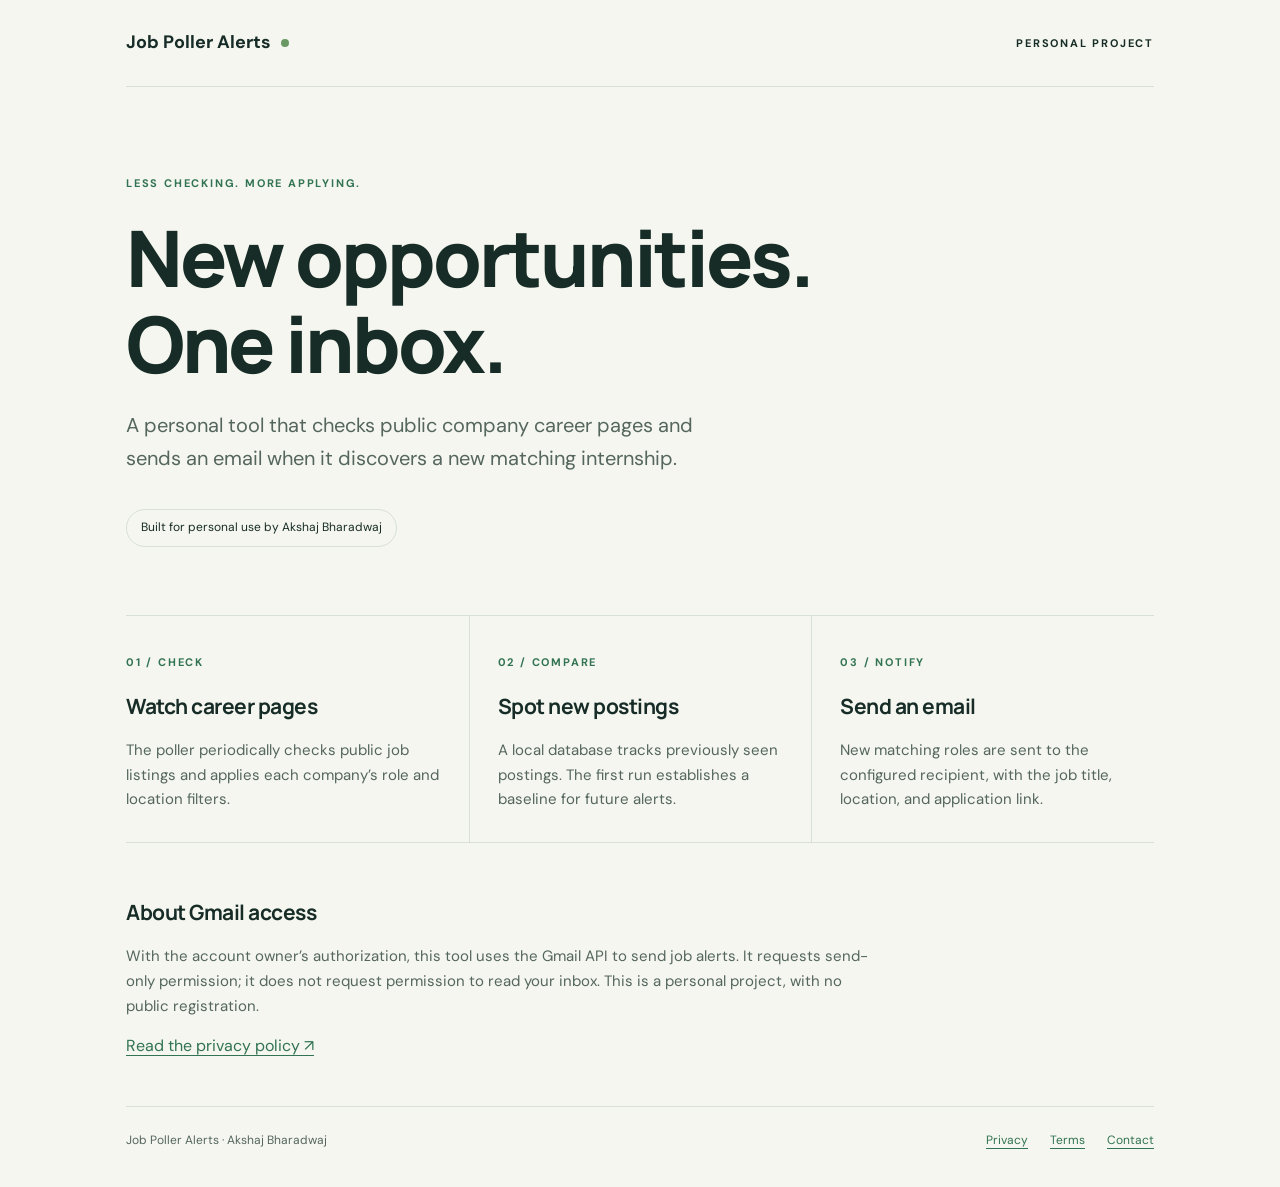
<file: docs/index.html>
<!doctype html>
<html lang="en"><head><meta charset="utf-8"><meta name="viewport" content="width=device-width,initial-scale=1"><title>Job Poller Alerts</title><meta name="description" content="A personal internship alert tool that checks public career pages and emails newly discovered roles."><link rel="stylesheet" href="style.css"></head>
<body><main><nav><a class="brand" href="./">Job Poller Alerts<span class="dot"></span></a><span>PERSONAL PROJECT</span></nav>
<section class="hero"><p class="eyebrow">LESS CHECKING. MORE APPLYING.</p><h1>New opportunities.<br>One inbox.</h1><p class="lead">A personal tool that checks public company career pages and sends an email when it discovers a new matching internship.</p><div class="badge">Built for personal use by Akshaj Bharadwaj</div></section>
<section class="grid" aria-label="How it works"><article><span class="number">01 / CHECK</span><h2>Watch career pages</h2><p>The poller periodically checks public job listings and applies each company’s role and location filters.</p></article><article><span class="number">02 / COMPARE</span><h2>Spot new postings</h2><p>A local database tracks previously seen postings. The first run establishes a baseline for future alerts.</p></article><article><span class="number">03 / NOTIFY</span><h2>Send an email</h2><p>New matching roles are sent to the configured recipient, with the job title, location, and application link.</p></article></section>
<section class="note"><h2>About Gmail access</h2><p>With the account owner’s authorization, this tool uses the Gmail API to send job alerts. It requests send-only permission; it does not request permission to read your inbox. This is a personal project, with no public registration.</p><a href="privacy.html">Read the privacy policy <span aria-hidden="true">↗</span></a></section>
<footer><span>Job Poller Alerts · Akshaj Bharadwaj</span><div><a href="privacy.html">Privacy</a><a href="terms.html">Terms</a><a href="mailto:akshaj.bharadwaj@gmail.com">Contact</a></div></footer></main></body></html>
</file>
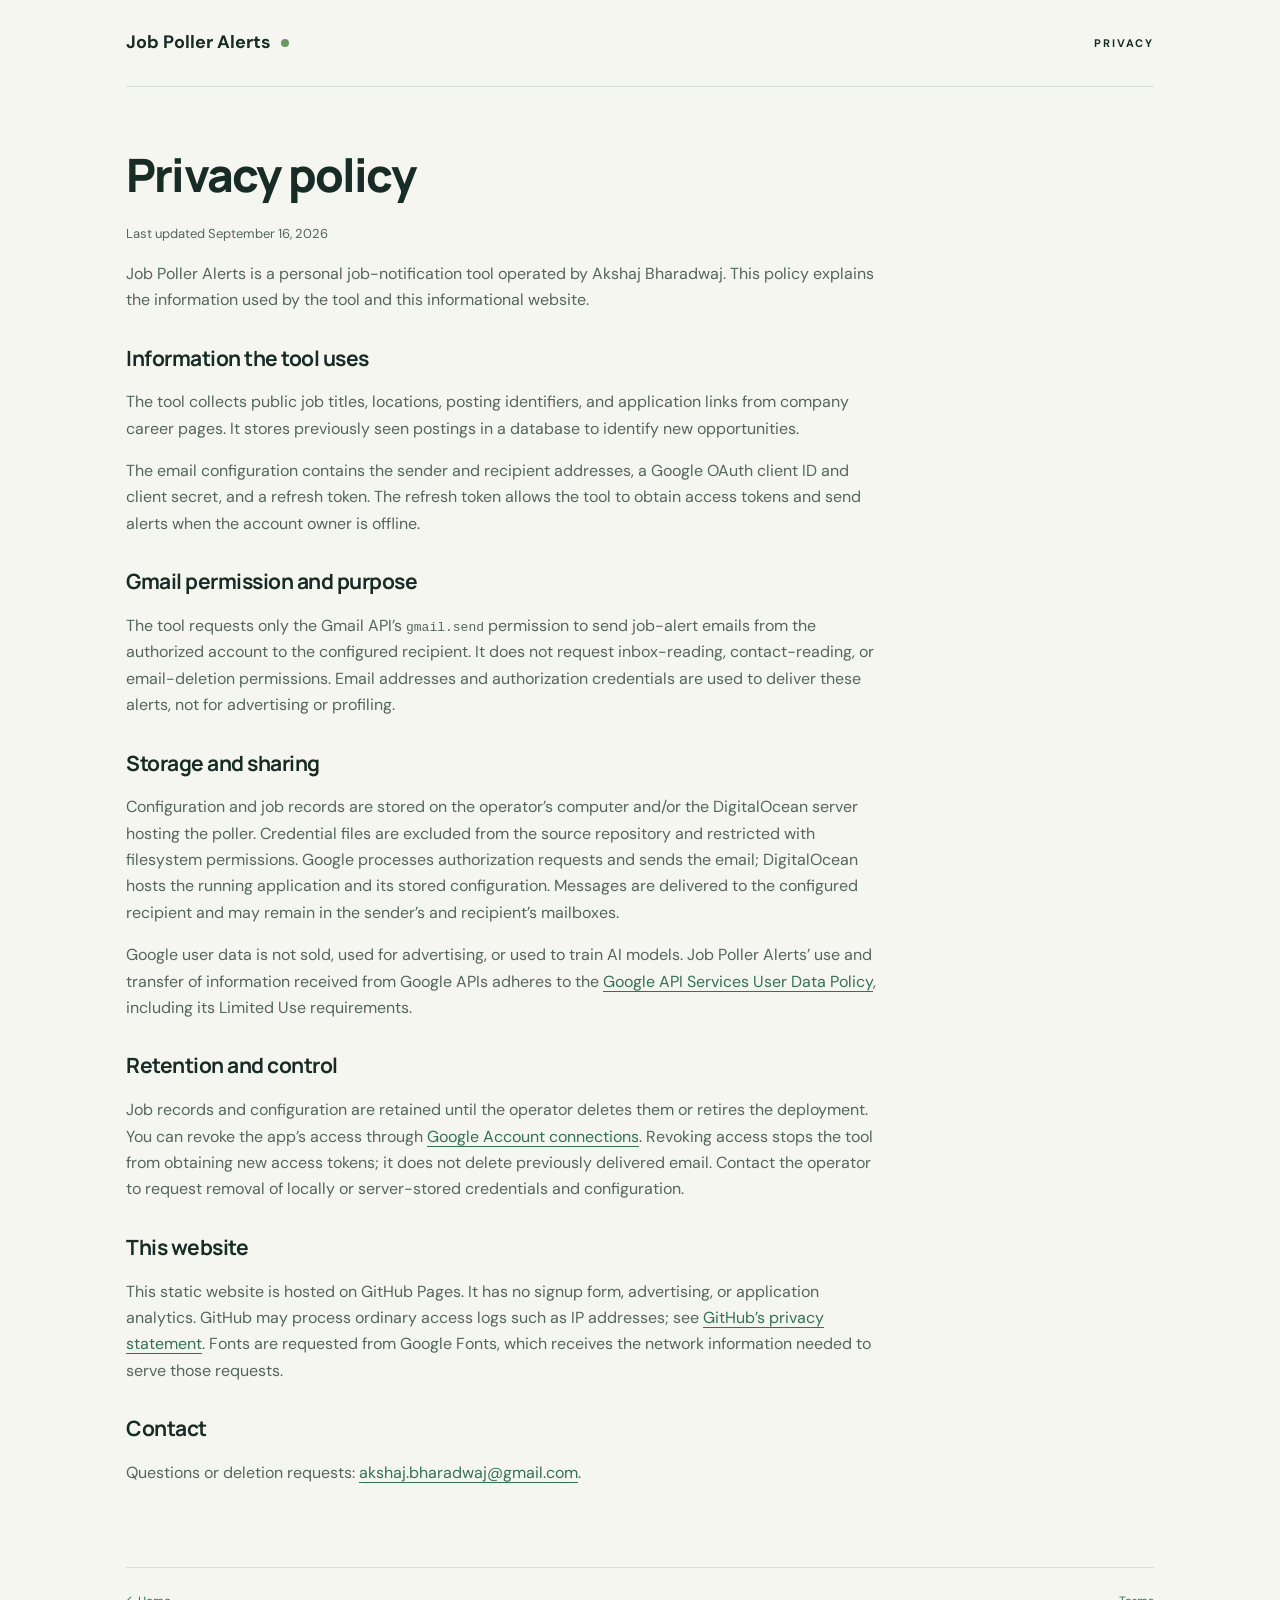
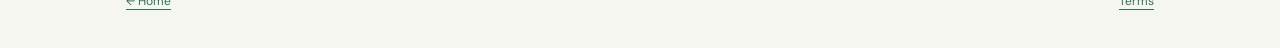
<file: docs/privacy.html>
<!doctype html><html lang="en"><head><meta charset="utf-8"><meta name="viewport" content="width=device-width,initial-scale=1"><title>Privacy · Job Poller Alerts</title><link rel="stylesheet" href="style.css"></head><body><main><nav><a class="brand" href="./">Job Poller Alerts<span class="dot"></span></a><span>PRIVACY</span></nav><section class="document"><h1>Privacy policy</h1><p class="date">Last updated September 16, 2026</p><p>Job Poller Alerts is a personal job-notification tool operated by Akshaj Bharadwaj. This policy explains the information used by the tool and this informational website.</p><h2>Information the tool uses</h2><p>The tool collects public job titles, locations, posting identifiers, and application links from company career pages. It stores previously seen postings in a database to identify new opportunities.</p><p>The email configuration contains the sender and recipient addresses, a Google OAuth client ID and client secret, and a refresh token. The refresh token allows the tool to obtain access tokens and send alerts when the account owner is offline.</p><h2>Gmail permission and purpose</h2><p>The tool requests only the Gmail API’s <code>gmail.send</code> permission to send job-alert emails from the authorized account to the configured recipient. It does not request inbox-reading, contact-reading, or email-deletion permissions. Email addresses and authorization credentials are used to deliver these alerts, not for advertising or profiling.</p><h2>Storage and sharing</h2><p>Configuration and job records are stored on the operator’s computer and/or the DigitalOcean server hosting the poller. Credential files are excluded from the source repository and restricted with filesystem permissions. Google processes authorization requests and sends the email; DigitalOcean hosts the running application and its stored configuration. Messages are delivered to the configured recipient and may remain in the sender’s and recipient’s mailboxes.</p><p>Google user data is not sold, used for advertising, or used to train AI models. Job Poller Alerts’ use and transfer of information received from Google APIs adheres to the <a href="https://developers.google.com/terms/api-services-user-data-policy">Google API Services User Data Policy</a>, including its Limited Use requirements.</p><h2>Retention and control</h2><p>Job records and configuration are retained until the operator deletes them or retires the deployment. You can revoke the app’s access through <a href="https://myaccount.google.com/connections">Google Account connections</a>. Revoking access stops the tool from obtaining new access tokens; it does not delete previously delivered email. Contact the operator to request removal of locally or server-stored credentials and configuration.</p><h2>This website</h2><p>This static website is hosted on GitHub Pages. It has no signup form, advertising, or application analytics. GitHub may process ordinary access logs such as IP addresses; see <a href="https://docs.github.com/en/site-policy/privacy-policies/github-general-privacy-statement">GitHub’s privacy statement</a>. Fonts are requested from Google Fonts, which receives the network information needed to serve those requests.</p><h2>Contact</h2><p>Questions or deletion requests: <a href="mailto:akshaj.bharadwaj@gmail.com">akshaj.bharadwaj@gmail.com</a>.</p></section><footer><a href="./">← Home</a><a href="terms.html">Terms</a></footer></main></body></html>
</file>
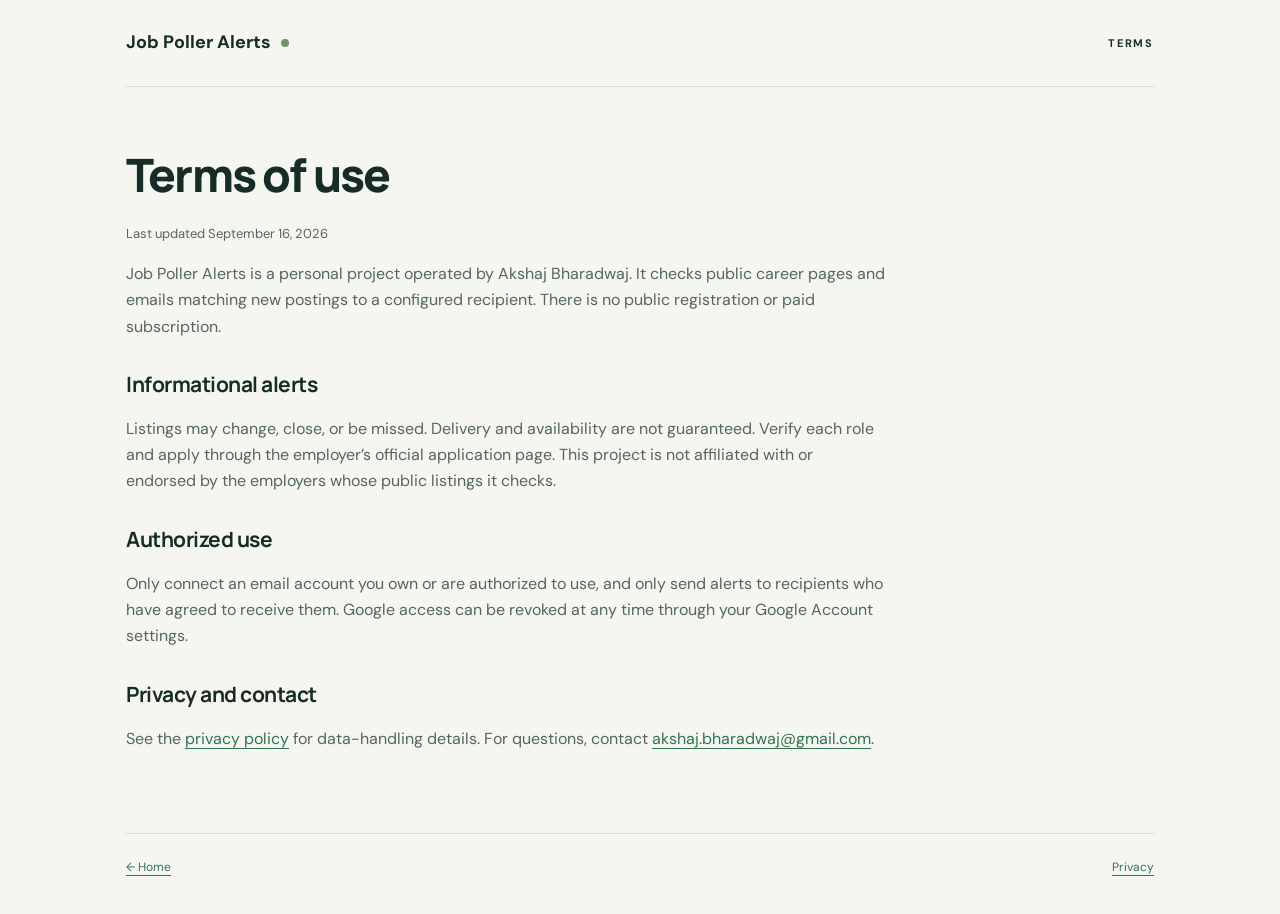
<file: docs/terms.html>
<!doctype html><html lang="en"><head><meta charset="utf-8"><meta name="viewport" content="width=device-width,initial-scale=1"><title>Terms · Job Poller Alerts</title><link rel="stylesheet" href="style.css"></head><body><main><nav><a class="brand" href="./">Job Poller Alerts<span class="dot"></span></a><span>TERMS</span></nav><section class="document"><h1>Terms of use</h1><p class="date">Last updated September 16, 2026</p><p>Job Poller Alerts is a personal project operated by Akshaj Bharadwaj. It checks public career pages and emails matching new postings to a configured recipient. There is no public registration or paid subscription.</p><h2>Informational alerts</h2><p>Listings may change, close, or be missed. Delivery and availability are not guaranteed. Verify each role and apply through the employer’s official application page. This project is not affiliated with or endorsed by the employers whose public listings it checks.</p><h2>Authorized use</h2><p>Only connect an email account you own or are authorized to use, and only send alerts to recipients who have agreed to receive them. Google access can be revoked at any time through your Google Account settings.</p><h2>Privacy and contact</h2><p>See the <a href="privacy.html">privacy policy</a> for data-handling details. For questions, contact <a href="mailto:akshaj.bharadwaj@gmail.com">akshaj.bharadwaj@gmail.com</a>.</p></section><footer><a href="./">← Home</a><a href="privacy.html">Privacy</a></footer></main></body></html>
</file>
<file: docs/style.css>
@import url('https://fonts.googleapis.com/css2?family=DM+Sans:wght@400;500;600;700&family=Manrope:wght@400;600;700;800&display=swap');
:root{color-scheme:light;--ink:#172c27;--muted:#54665e;--line:#d8e0d7;--accent:#317352}*{box-sizing:border-box}body{margin:0;background:#f5f6ef;color:var(--ink);font-family:'DM Sans',system-ui,sans-serif;line-height:1.65}main{max-width:1100px;margin:auto;padding:0 36px}a{color:var(--accent);text-underline-offset:4px}nav{display:flex;justify-content:space-between;align-items:center;padding:28px 0;border-bottom:1px solid var(--line);gap:20px}nav>span,.eyebrow,.number{font-size:11px;font-weight:700;letter-spacing:1.8px}.brand{display:flex;align-items:center;gap:10px;color:var(--ink);text-decoration:none;font-weight:700;font-size:18px}.dot{width:8px;height:8px;background:#6a9863;border-radius:50%}.hero{padding:76px 0 68px}.eyebrow{color:var(--accent)}h1{font-family:Manrope,system-ui,sans-serif;font-size:clamp(42px,7vw,78px);letter-spacing:-3px;line-height:1.1;margin:23px 0;font-weight:800}.lead{max-width:620px;font-size:20px;color:var(--muted)}.badge{display:inline-block;border:1px solid var(--line);padding:8px 14px;border-radius:30px;font-size:12px;margin-top:14px}.grid{display:grid;grid-template-columns:repeat(3,1fr);border-top:1px solid var(--line);border-bottom:1px solid var(--line)}article{padding:32px 24px 30px 0}article+article{padding-left:28px;border-left:1px solid var(--line)}.number{color:var(--accent)}h2{font-family:Manrope,system-ui,sans-serif;font-size:21px;line-height:1.35;letter-spacing:-.5px}p{color:var(--muted)}article p{font-size:15px;margin-bottom:0}.note{max-width:760px;padding:38px 0 46px}.note p{font-size:15px}footer{display:flex;justify-content:space-between;gap:24px;border-top:1px solid var(--line);padding:24px 0 36px;font-size:12px;color:var(--muted)}footer div{display:flex;gap:22px}.document{max-width:760px;padding:40px 0 65px}.document h1{font-size:46px;letter-spacing:-1.8px}.document h2{margin-top:30px}.document li{color:var(--muted);margin:8px 0}.date{font-size:13px}a:focus-visible{outline:3px solid #6a9863;outline-offset:5px}@media(max-width:650px){main{padding:0 22px}nav>span{display:none}.hero{padding:48px 0}.lead{font-size:18px}h1{letter-spacing:-2px}.grid{grid-template-columns:1fr}article,article+article{padding:24px 0;border-left:0}article+article{border-top:1px solid var(--line)}footer{flex-direction:column;gap:12px}.document h1{font-size:38px}}
</file>
